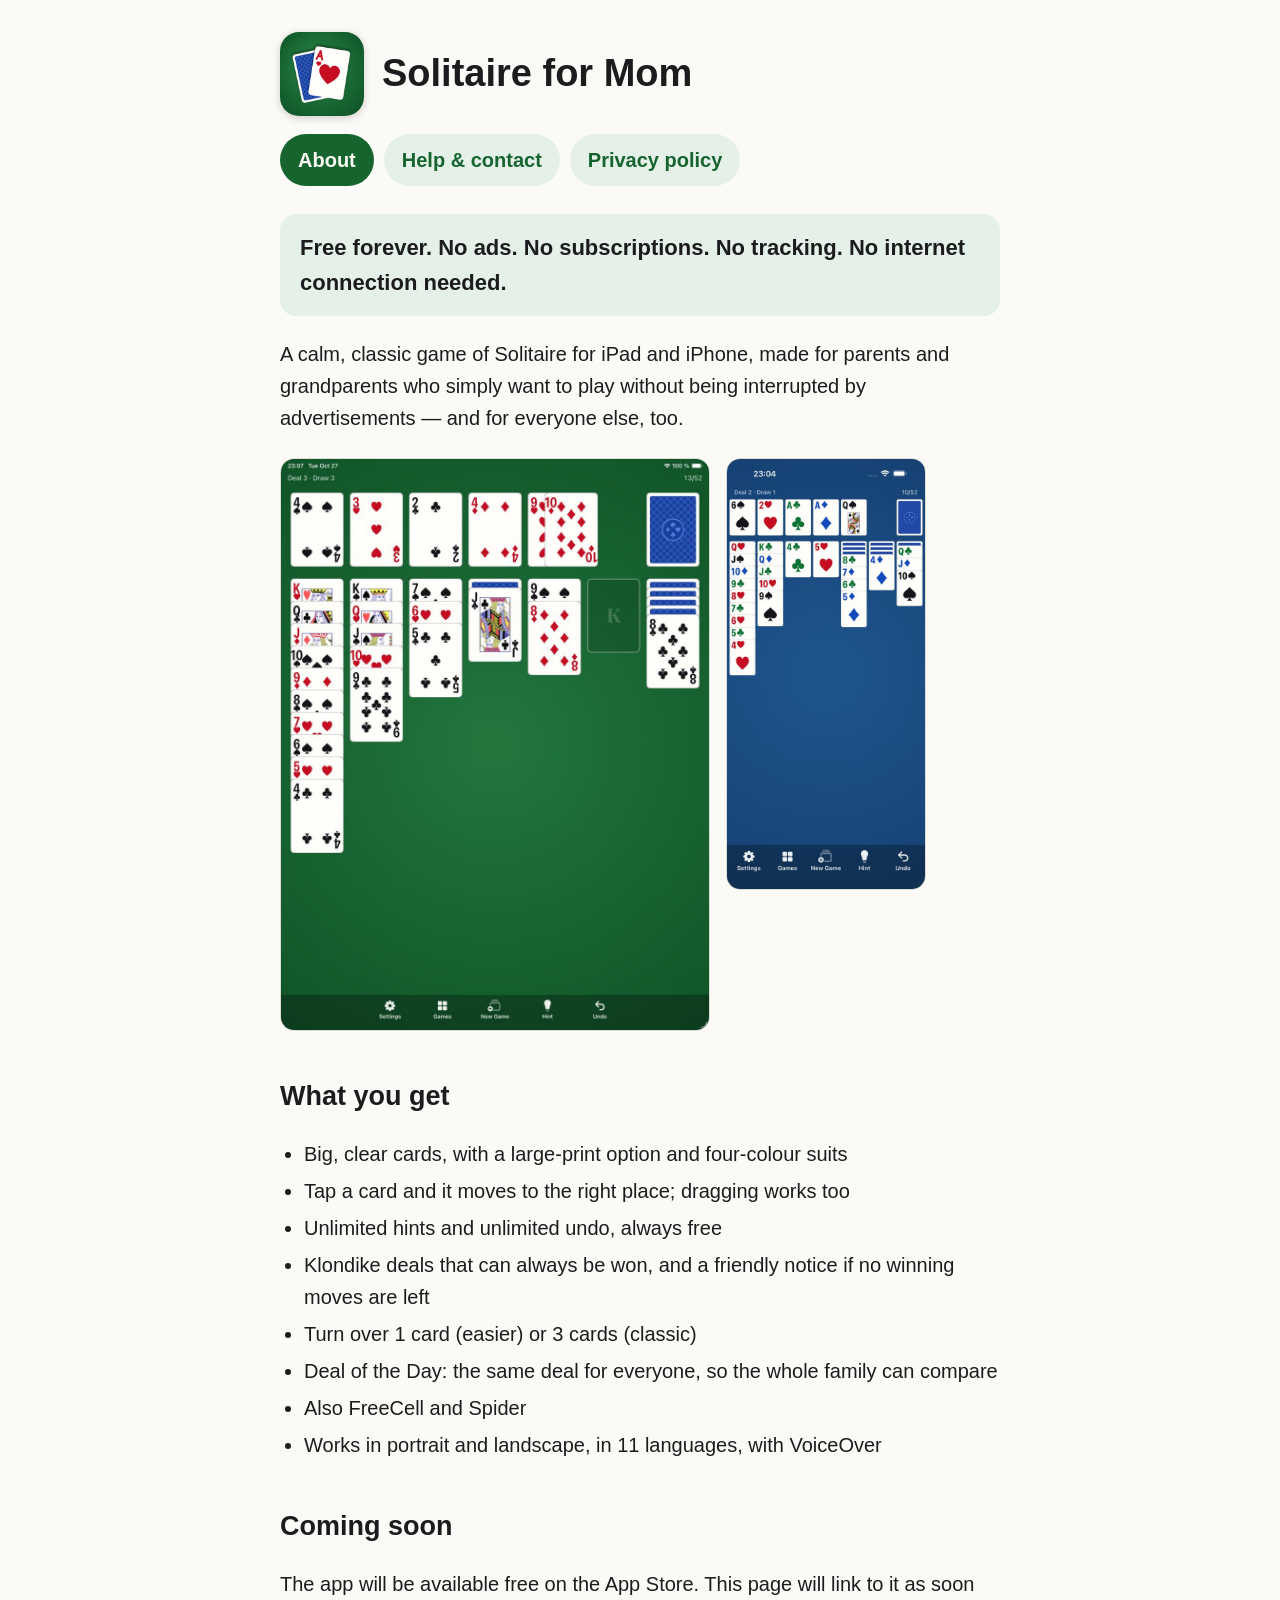
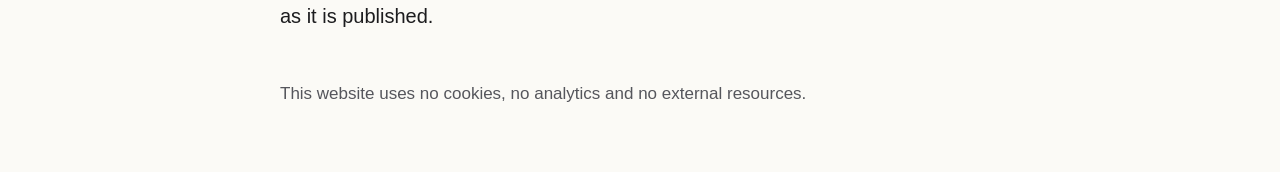
<file: index.html>
<!doctype html>
<html lang="en">
<head>
  <meta charset="utf-8">
  <meta name="viewport" content="width=device-width, initial-scale=1">
  <title>Solitaire for Mom</title>
  <meta name="description" content="A calm, classic game of Solitaire for iPad and iPhone. Free forever: no ads, no subscriptions, no tracking.">
  <link rel="icon" href="icon.png">
  <link rel="stylesheet" href="style.css">
</head>
<body>
<main>
  <header>
    <img src="icon.png" alt="">
    <h1>Solitaire for Mom</h1>
  </header>
  <nav aria-label="Pages">
    <a href="./" aria-current="page">About</a>
    <a href="support.html">Help &amp; contact</a>
    <a href="privacy.html">Privacy policy</a>
  </nav>

  <p class="promise">Free forever. No ads. No subscriptions. No tracking. No internet connection needed.</p>

  <p>A calm, classic game of Solitaire for iPad and iPhone, made for parents and grandparents who simply want to play
  without being interrupted by advertisements — and for everyone else, too.</p>

  <div class="shots">
    <img class="ipad" src="screenshot-ipad.jpg" alt="The game on an iPad: seven columns of large, clear playing cards on a green table.">
    <img class="iphone" src="screenshot-iphone.jpg" alt="The game on an iPhone with extra-large card numbers and four-colour suits.">
  </div>

  <h2>What you get</h2>
  <ul>
    <li>Big, clear cards, with a large-print option and four-colour suits</li>
    <li>Tap a card and it moves to the right place; dragging works too</li>
    <li>Unlimited hints and unlimited undo, always free</li>
    <li>Klondike deals that can always be won, and a friendly notice if no winning moves are left</li>
    <li>Turn over 1 card (easier) or 3 cards (classic)</li>
    <li>Deal of the Day: the same deal for everyone, so the whole family can compare</li>
    <li>Also FreeCell and Spider</li>
    <li>Works in portrait and landscape, in 11 languages, with VoiceOver</li>
  </ul>

  <h2>Coming soon</h2>
  <p>The app will be available free on the App Store. This page will link to it as soon as it is published.</p>

  <footer>This website uses no cookies, no analytics and no external resources.</footer>
</main>
</body>
</html>
</file>
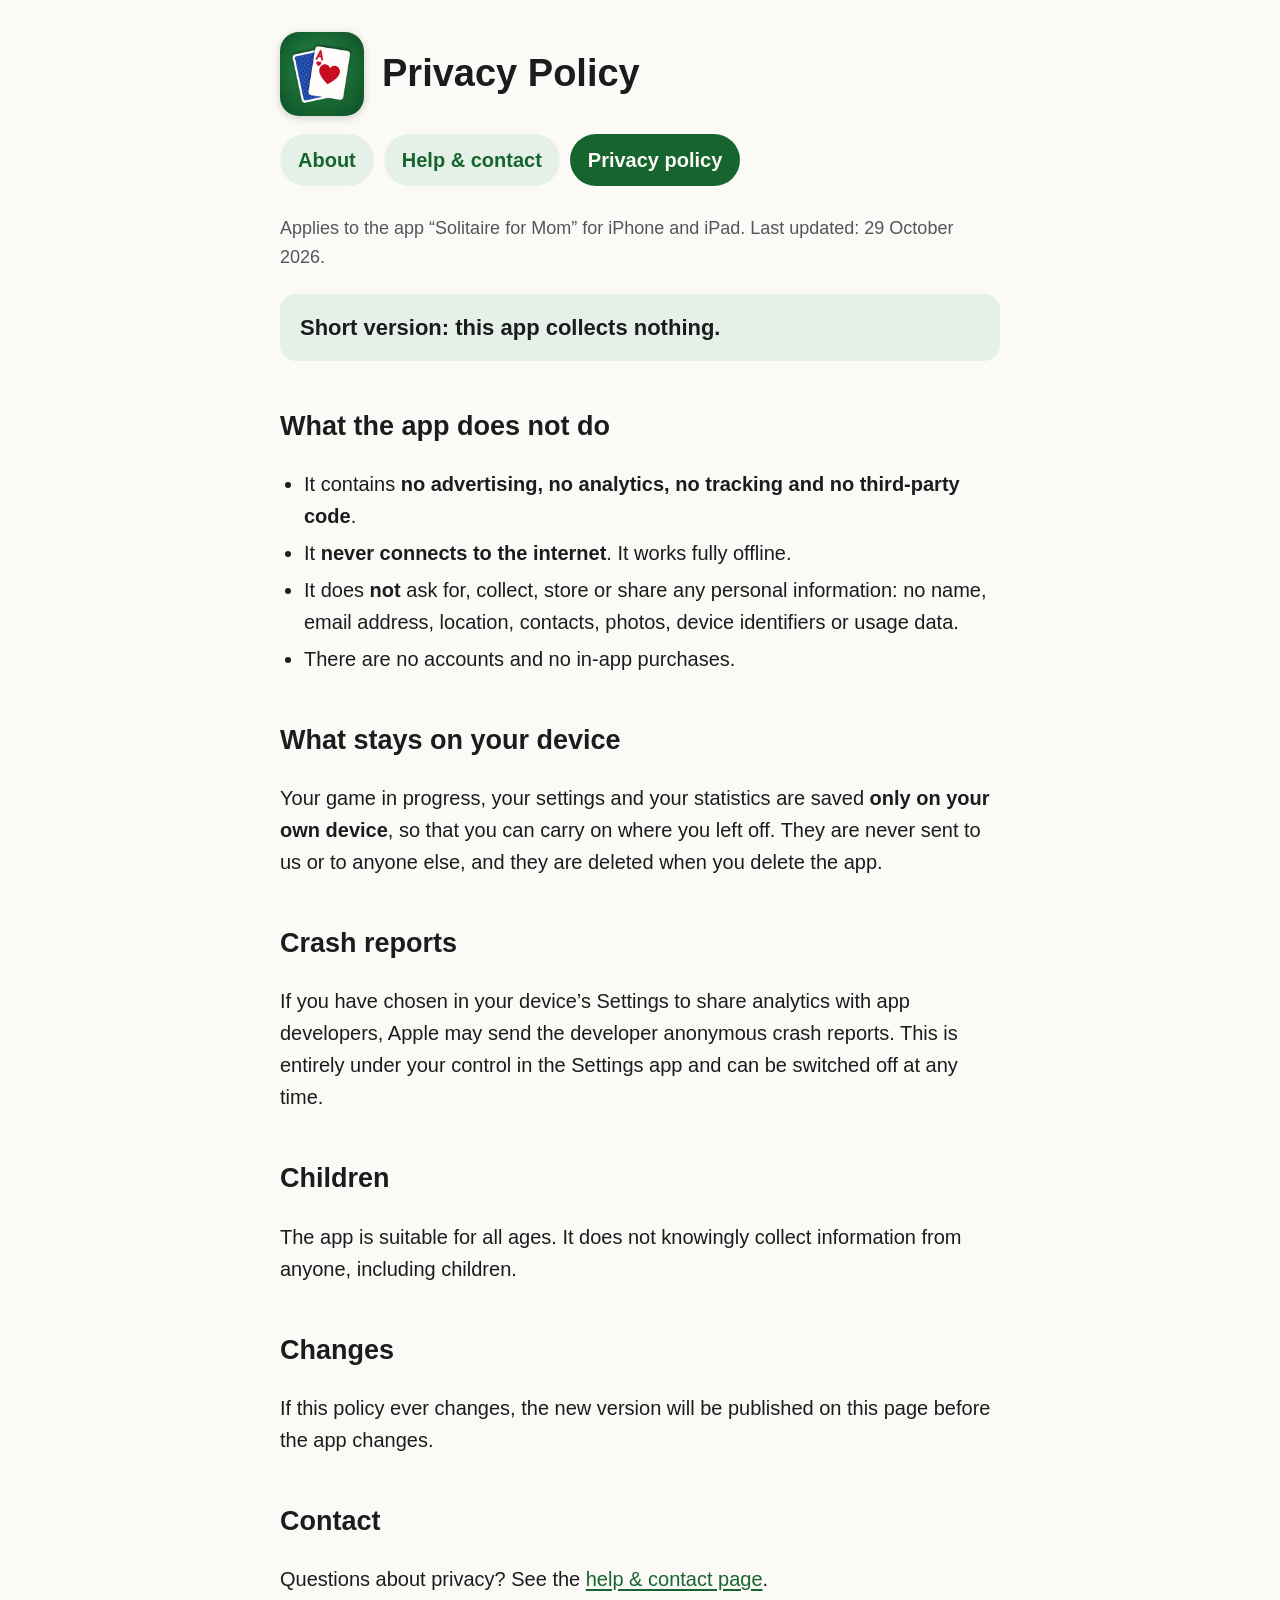
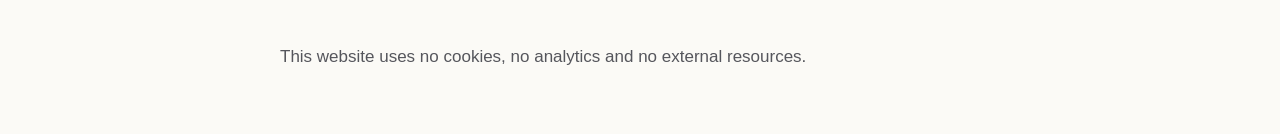
<file: privacy.html>
<!doctype html>
<html lang="en">
<head>
  <meta charset="utf-8">
  <meta name="viewport" content="width=device-width, initial-scale=1">
  <title>Privacy Policy — Solitaire for Mom</title>
  <meta name="description" content="Privacy policy of Solitaire for Mom: the app collects no data at all.">
  <link rel="icon" href="icon.png">
  <link rel="stylesheet" href="style.css">
</head>
<body>
<main>
  <header>
    <img src="icon.png" alt="">
    <h1>Privacy Policy</h1>
  </header>
  <nav aria-label="Pages">
    <a href="./">About</a>
    <a href="support.html">Help &amp; contact</a>
    <a href="privacy.html" aria-current="page">Privacy policy</a>
  </nav>

  <p class="updated">Applies to the app “Solitaire for Mom” for iPhone and iPad. Last updated: 29 October 2026.</p>

  <p class="promise">Short version: this app collects nothing.</p>

  <h2>What the app does not do</h2>
  <ul>
    <li>It contains <strong>no advertising, no analytics, no tracking and no third-party code</strong>.</li>
    <li>It <strong>never connects to the internet</strong>. It works fully offline.</li>
    <li>It does <strong>not</strong> ask for, collect, store or share any personal information: no name, email address,
      location, contacts, photos, device identifiers or usage data.</li>
    <li>There are no accounts and no in-app purchases.</li>
  </ul>

  <h2>What stays on your device</h2>
  <p>Your game in progress, your settings and your statistics are saved <strong>only on your own device</strong>, so
  that you can carry on where you left off. They are never sent to us or to anyone else, and they are deleted when you
  delete the app.</p>

  <h2>Crash reports</h2>
  <p>If you have chosen in your device’s Settings to share analytics with app developers, Apple may send the developer
  anonymous crash reports. This is entirely under your control in the Settings app and can be switched off at any time.</p>

  <h2>Children</h2>
  <p>The app is suitable for all ages. It does not knowingly collect information from anyone, including children.</p>

  <h2>Changes</h2>
  <p>If this policy ever changes, the new version will be published on this page before the app changes.</p>

  <h2>Contact</h2>
  <p>Questions about privacy? See the <a href="support.html">help &amp; contact page</a>.</p>

  <footer>This website uses no cookies, no analytics and no external resources.</footer>
</main>
</body>
</html>
</file>
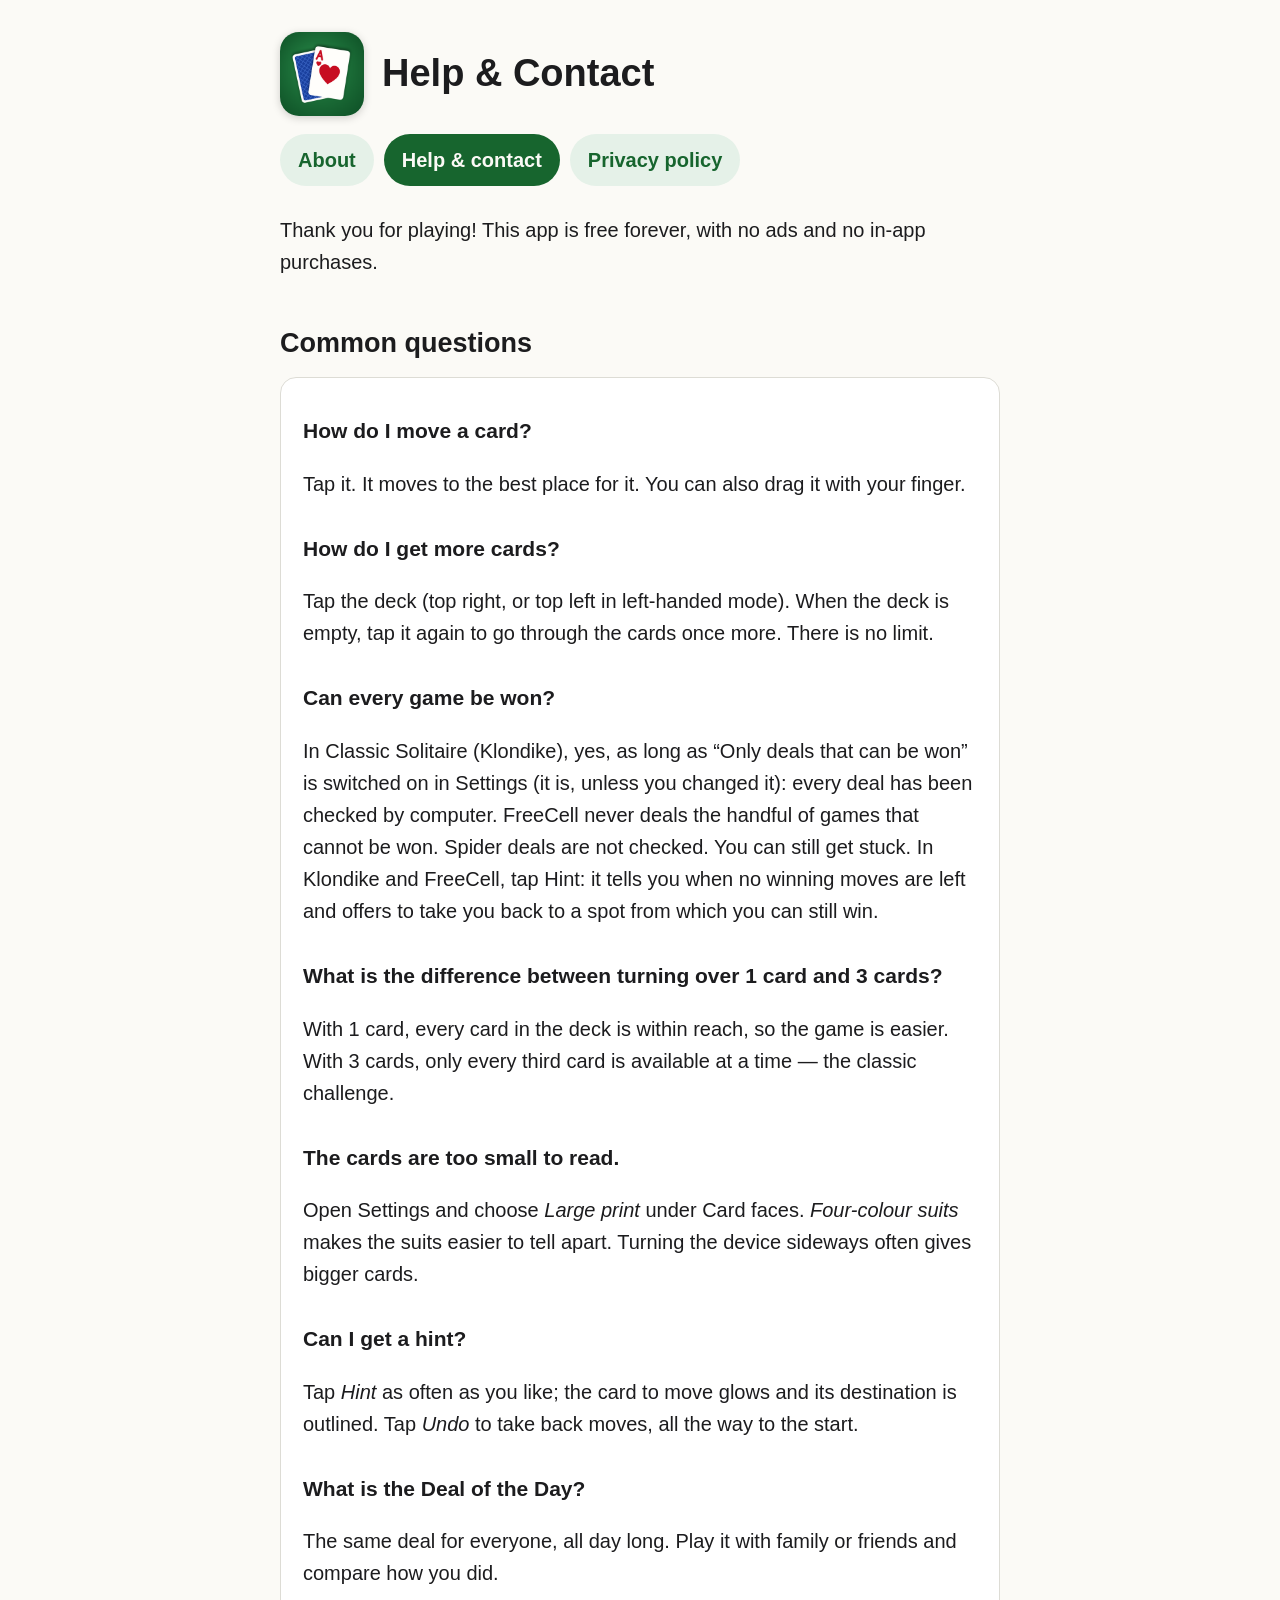
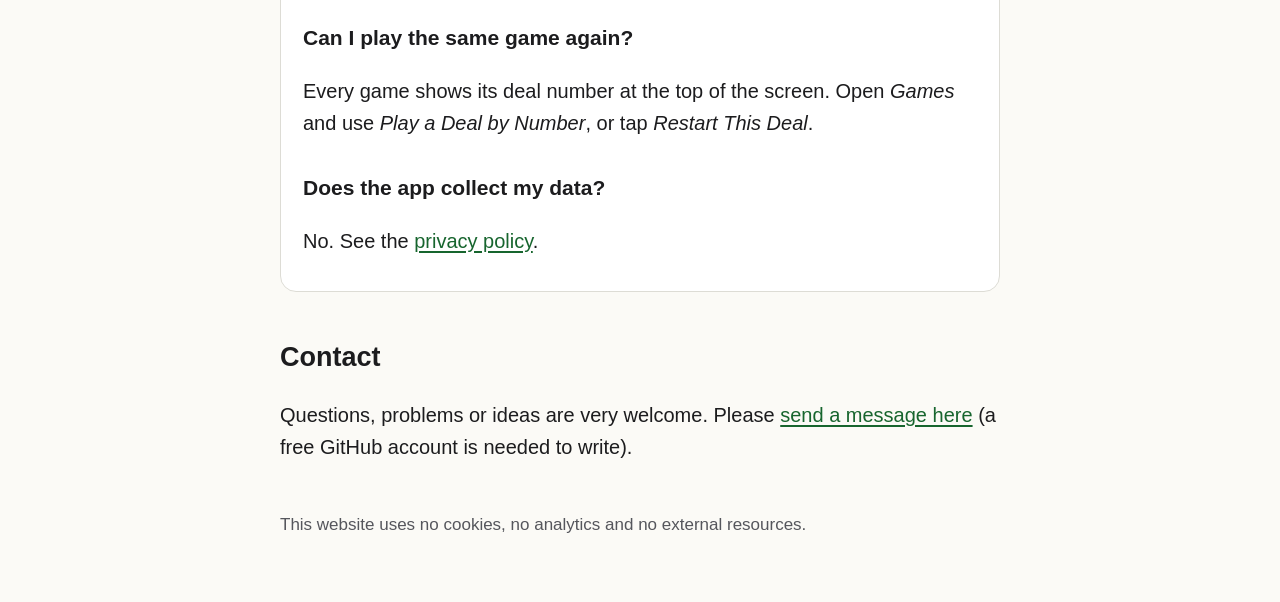
<file: support.html>
<!doctype html>
<html lang="en">
<head>
  <meta charset="utf-8">
  <meta name="viewport" content="width=device-width, initial-scale=1">
  <title>Help &amp; Contact — Solitaire for Mom</title>
  <meta name="description" content="Help and contact for Solitaire for Mom: answers to common questions and how to get in touch.">
  <link rel="icon" href="icon.png">
  <link rel="stylesheet" href="style.css">
</head>
<body>
<main>
  <header>
    <img src="icon.png" alt="">
    <h1>Help &amp; Contact</h1>
  </header>
  <nav aria-label="Pages">
    <a href="./">About</a>
    <a href="support.html" aria-current="page">Help &amp; contact</a>
    <a href="privacy.html">Privacy policy</a>
  </nav>

  <p>Thank you for playing! This app is free forever, with no ads and no in-app purchases.</p>

  <h2>Common questions</h2>
  <div class="box">
    <h3>How do I move a card?</h3>
    <p>Tap it. It moves to the best place for it. You can also drag it with your finger.</p>

    <h3>How do I get more cards?</h3>
    <p>Tap the deck (top right, or top left in left-handed mode). When the deck is empty, tap it again to go through
    the cards once more. There is no limit.</p>

    <h3>Can every game be won?</h3>
    <p>In Classic Solitaire (Klondike), yes, as long as “Only deals that can be won” is switched on in Settings (it is,
    unless you changed it): every deal has been checked by computer. FreeCell never deals the handful of games that
    cannot be won. Spider deals are not checked. You can still get stuck. In Klondike and FreeCell, tap Hint: it tells
    you when no winning moves are left and offers to take you back to a spot from which you can still win.</p>

    <h3>What is the difference between turning over 1 card and 3 cards?</h3>
    <p>With 1 card, every card in the deck is within reach, so the game is easier. With 3 cards, only every third card
    is available at a time — the classic challenge.</p>

    <h3>The cards are too small to read.</h3>
    <p>Open Settings and choose <em>Large print</em> under Card faces. <em>Four-colour suits</em> makes the suits
    easier to tell apart. Turning the device sideways often gives bigger cards.</p>

    <h3>Can I get a hint?</h3>
    <p>Tap <em>Hint</em> as often as you like; the card to move glows and its destination is outlined. Tap
    <em>Undo</em> to take back moves, all the way to the start.</p>

    <h3>What is the Deal of the Day?</h3>
    <p>The same deal for everyone, all day long. Play it with family or friends and compare how you did.</p>

    <h3>Can I play the same game again?</h3>
    <p>Every game shows its deal number at the top of the screen. Open <em>Games</em> and use
    <em>Play a Deal by Number</em>, or tap <em>Restart This Deal</em>.</p>

    <h3>Does the app collect my data?</h3>
    <p>No. See the <a href="privacy.html">privacy policy</a>.</p>
  </div>

  <h2>Contact</h2>
  <p>Questions, problems or ideas are very welcome. Please
  <a href="https://github.com/stefan-geens/solitaire-adfree-4ever-site/issues/new">send a message here</a>
  (a free GitHub account is needed to write).</p>

  <footer>This website uses no cookies, no analytics and no external resources.</footer>
</main>
</body>
</html>
</file>
<file: style.css>
/* Self-contained: no web fonts, no scripts, no trackers. */
:root {
  --bg: #fbfaf6;
  --text: #1c1c1e;
  --muted: #55565c;
  --accent: #17652e;
  --accent-soft: #e5f1e8;
  --card: #ffffff;
  --border: #dddcd5;
}
@media (prefers-color-scheme: dark) {
  :root {
    --bg: #101412;
    --text: #f1f1ee;
    --muted: #b4b6b1;
    --accent: #6fd08c;
    --accent-soft: #1b2a20;
    --card: #181d1a;
    --border: #2c332e;
  }
}
* { box-sizing: border-box; }
html { font-size: 20px; }
body {
  margin: 0;
  background: var(--bg);
  color: var(--text);
  font-family: -apple-system, BlinkMacSystemFont, "Segoe UI", Roboto, "Helvetica Neue", Arial, sans-serif;
  line-height: 1.6;
}
main { max-width: 760px; margin: 0 auto; padding: 32px 20px 64px; }
header { display: flex; align-items: center; gap: 18px; margin-bottom: 8px; }
header img { width: 84px; height: 84px; border-radius: 19px; box-shadow: 0 2px 8px rgba(0,0,0,.18); }
h1 { font-size: 1.9rem; line-height: 1.2; margin: 0; }
h2 { font-size: 1.35rem; margin: 2.2rem 0 .6rem; }
h3 { font-size: 1.05rem; margin: 1.6rem 0 .3rem; }
p, li { max-width: 68ch; }
a { color: var(--accent); text-underline-offset: 3px; }
nav { margin: 18px 0 28px; display: flex; flex-wrap: wrap; gap: 10px; }
nav a {
  display: inline-block; padding: 10px 18px; border-radius: 999px; background: var(--accent-soft);
  text-decoration: none; font-weight: 600; min-height: 44px;
}
nav a[aria-current="page"] { background: var(--accent); color: var(--bg); }
.promise {
  background: var(--accent-soft); border-radius: 16px; padding: 16px 20px; font-size: 1.1rem; font-weight: 600;
}
.shots { display: flex; flex-wrap: wrap; gap: 16px; align-items: flex-start; margin: 24px 0; }
.shots img { border-radius: 14px; border: 1px solid var(--border); max-width: 100%; height: auto; }
.shots .ipad { width: 430px; }
.shots .iphone { width: 200px; }
ul { padding-left: 1.2rem; }
li { margin: .25rem 0; }
.box { background: var(--card); border: 1px solid var(--border); border-radius: 16px; padding: 4px 22px 14px; }
.updated { color: var(--muted); font-size: .9rem; }
footer { margin-top: 48px; color: var(--muted); font-size: .85rem; }
</file>
